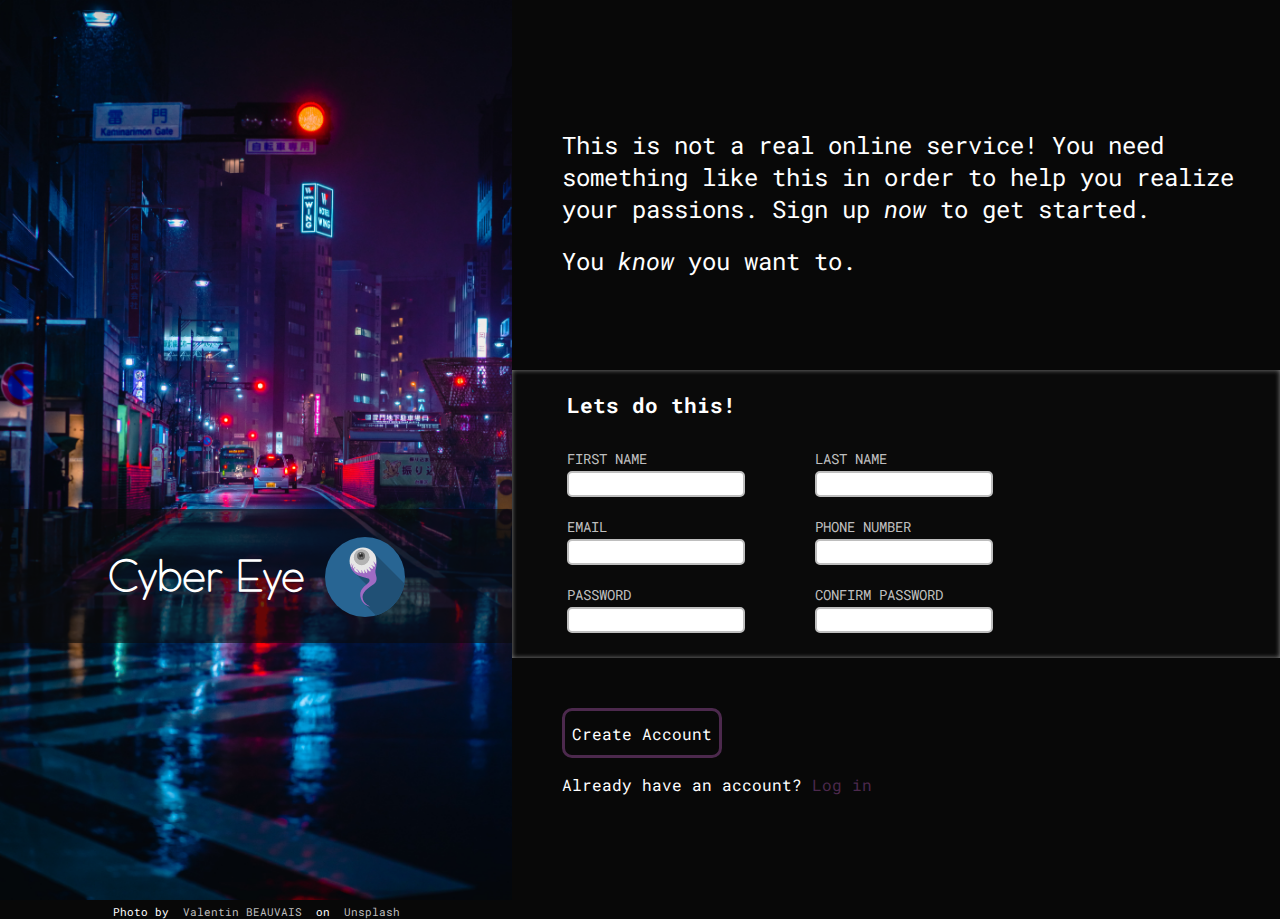
<file: index.html>
<!DOCTYPE html>
<html lang="en">
<head>
    <meta charset="UTF-8">
    <meta http-equiv="X-UA-Compatible" content="IE=edge">
    <meta name="viewport" content="width=device-width, initial-scale=1.0">
    <title>Sign-Up Form</title>
    <link rel="stylesheet" href="styles.css">
</head>

<body>
     <div class="content"> 
        <div class="left-side">
            <div class="brand-name">
                <h1>Cyber Eye</h1>
                <img width="80px" height="80px" src="eye.svg">
            </div>
                
            <div class="photo-credit">
                Photo by &nbsp<a href="https://unsplash.com/@valentinbvs?utm_source=unsplash&utm_medium=referral&utm_content=creditCopyText">Valentin BEAUVAIS &nbsp;</a> on &nbsp;<a href="https://unsplash.com/s/photos/tokyo?utm_source=unsplash&utm_medium=referral&utm_content=creditCopyText"> Unsplash</a>
            </div>
        </div>

        <div class="right-side">
            <div class="top-text">
                <p>This is not a real online service! You need something like this in order to help you realize your passions. 
                Sign up <em>now</em> to get started.</p>
                <p>You <em>know</em> you want to.</p>
            </div>
        
            <div class="sign-up-section-container">
                <div class="sign-up-header">
                    <h3>Lets do this!</h3>
                </div>
               
                <form action="login-results.html" method="GET" enctype="multipart/form-data">
                    <div class="sign-up-section">
                        <div>
                            <label for="first-name">FIRST NAME</label>
                            <input type="text" name="first-name" id="first-name" required>
                        </div>
                        
                        <div>
                            <label for="last-name">LAST NAME</label>
                            <input type="text" name="last-name" id="last-name" required>
                        </div>
        
                        <div>
                            <label for="email">EMAIL</label>
                            <input type="email" name="email" id="email" required>
                        </div>
                    
                        <div>
                            <label for="phone">PHONE NUMBER</label>
                            <input type="tel" name="phone" id="phone" required>
                        </div>
                        
                        <div>
                            <label for="password">PASSWORD</label>
                            <input type="password" name="password" id="password" required>
                        </div>
                        
                        <div>
                            <label for="confirm-password">CONFIRM PASSWORD</label>
                            <input type="password" name="confirm-password" id="confirm-password"
                            pattern="(?=.*\d)(?=.*[a-z])(?=.*[A-Z]).{8,}" 
                            title="Must contain at least one number and one uppercase and lowercase letter, and at least 8 or more characters" 
                            required>

                        </div>     
                    </div>
            </div>

            <div class="bottom-right">
                <button type="submit" class="sign-up-btn">Create Account</button>
                <p>Already have an account? <a href="index.html" class="log-in">Log in</a></p>
            </div>

        </form>
        </div>            
    </div>   
    
</body>
</html>
</file>
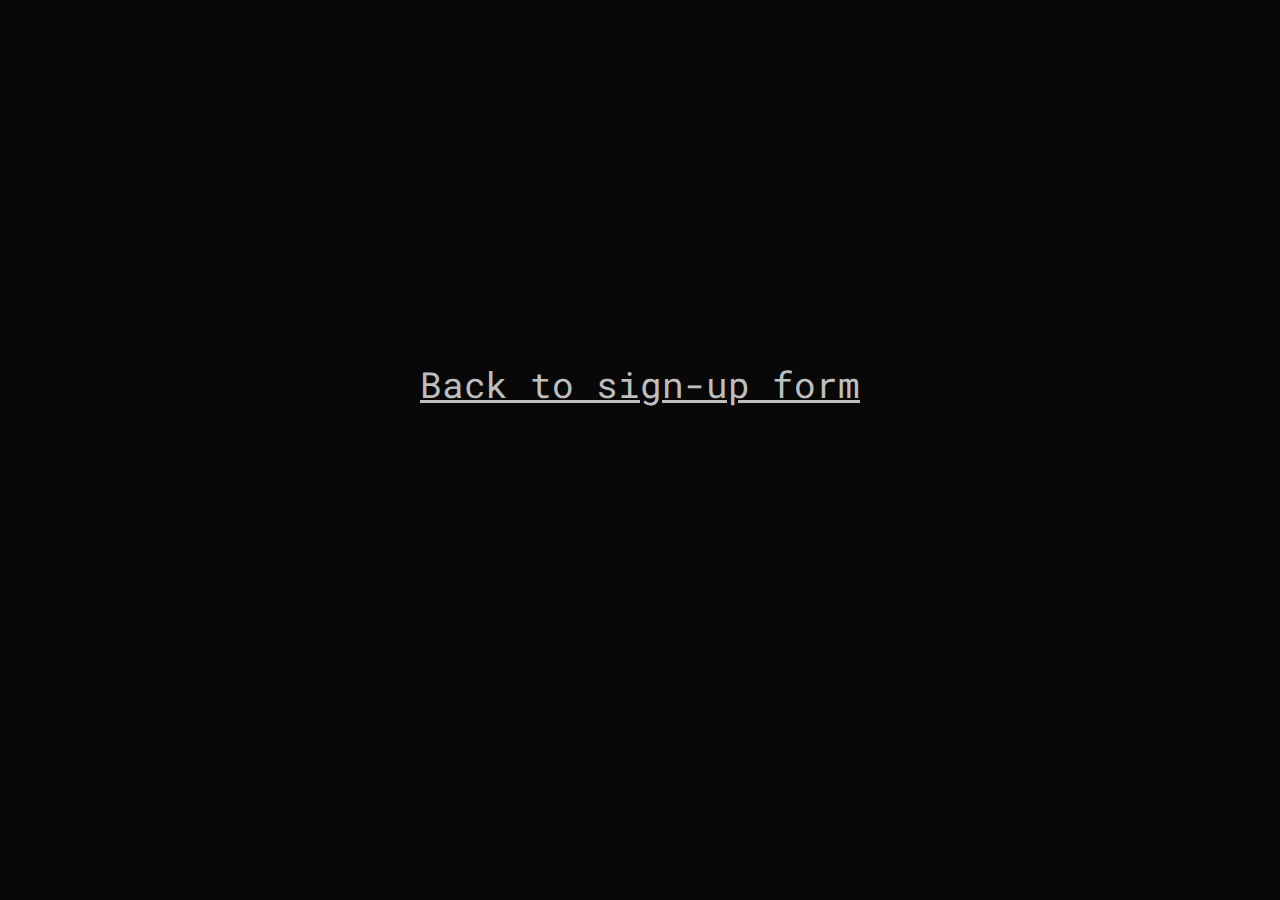
<file: login-results.html>
<!DOCTYPE html>
<html lang="en">
<head>
    <meta charset="UTF-8">
    <meta http-equiv="X-UA-Compatible" content="IE=edge">
    <meta name="viewport" content="width=device-width, initial-scale=1.0">
    <title>Document</title>
</head>
<body>
    <div id="results"></div>
    <div class="content">
        <a href="index.html" id="back">Back to sign-up form</a>

        <!--js to get form working   -->
        <script>
            const resultsList = document.getElementById("results")
            new URLSearchParams(window.location.search).forEach((value, name) => {
                resultsList.append(`${name}: ${value}`)
                resultsList.append(document.createElement('br'))
                resultsList.classList.add("content")
            })
        </script>
    </div>
   
<style>
    @import url('https://fonts.googleapis.com/css2?family=Roboto+Mono:wght@200&display=swap');
    * {
        font-family: 'Roboto Mono', monospace;
        font-size: 1.5rem;
        color: rgb(190, 190, 190);
        background-color: rgb(8, 8, 8);
        margin-bottom: 10px;
    }

    .content{
        display:flex;
        flex-direction: column;
        align-items:center;
        margin-top: 10vh;
        
    }

    #back {
        margin-top: 30vh;
    }

    #back:hover {
        color:rgba(136, 71, 138, 0.559);
    }

    @media (max-width: 560px) {
        * {
            font-size: 1.1rem;
            margin-bottom: 15px;
        }
    }
   
</style>

</body>
</html>
</file>
<file: styles.css>
@import url('https://fonts.googleapis.com/css2?family=Roboto+Mono:wght@200&display=swap');
@font-face {
    font-family: brand-name;
    src: url(brand.ttf);
}
:root {
    background-color:rgb(8, 8, 8);
    color:rgb(255, 255, 255);
    font-family: 'Roboto Mono', monospace;
    --pink:rgba(136, 71, 138, 0.538);
    --grey:rgb(190, 190, 190);
}

body {
    margin: 0px; 
    padding: 0px; 
    width: 100%; 
}

a {
    color:var(--grey);
    text-decoration: none;
}

label{
    /* puts labels on top of input boxes */
    display: block;
}

.content {
    display: flex;
}

.brand-name {
    font-family: brand-name;
    font-size: 1.3rem;
    display: flex;
    justify-content: center;
}

.brand-name img {
    padding-top: 18px;
    padding-left: 20px;
}

.left-side {
    background: url("City.jpg");
    width: 40vw;
    height: 100vh;
    min-width: 400px;
    background-size: cover; 
    background-position: center;
    background-repeat: no-repeat;
    text-align:center;
}

.brand-name {
    background-color: rgba(10, 10, 10, 0.621);
    /* background-color: var(--pink); */
    margin-top: 56.5vh;
    padding:10px; 
}

.photo-credit {
    display: flex;
    text-align:center;
    justify-content: center;
    margin-top: 29vh;
    font-size:.7rem;
}

.right-side {
    display: flex;
    width: 60vw;
    flex-direction: column; 
    min-width: 300px;
}

.top-text {
    font-size: 1.5rem;
    margin-left: 50px;
    padding-top: 15px;
    display: flex;
    flex-direction: column;
    justify-content: center;
    flex:.8;
}

.top-text p {
    margin: 0px;
    margin-top: 20px;
}

.sign-up-section-container {
    background-color: rgb(10, 10, 10);
    -moz-box-shadow: inset 0 0 5px #888;
    -webkit-box-shadow: inset 0 0 5px#888;
    box-shadow: inner 0 0 2px #888;
    padding:15px;
    padding-top:0px;
}

.sign-up-header {
    margin-left: 40px; 
    font-size: 1.1rem;
}

.sign-up-section {
    display: flex;
    margin-left: 30px;
    flex-wrap: wrap; 
    max-width: 500px;
    min-width: 100px; 
    column-gap: 50px;
}

.sign-up-section > div {
    padding:10px;
}

label{
    font-size: .9rem;
    color: rgb(190, 190, 190);
    padding-bottom: 3px;
}

input{
    border:2px solid rgb(190, 190, 190);
    border-radius: 5px;
    width: 170px;
    height:20px;
}

input:focus {
    border:2px solid var(--pink);
    outline: none;
    border-radius: 5px;
}

input[type="password"]:valid {
    border: 2px solid green;
}

.bottom-right {
    margin-left: 50px; 
    margin-top: 50px;
}

.sign-up-btn {
    font-family: 'Roboto Mono', monospace;
    width:160px;
    height:50px;
    font-size: 1rem;
    background-color: transparent;
    border: 3px solid var(--pink);
    border-radius: 10px;
    color: white;
    cursor: pointer;
}

.log-in {
    color: var(--pink);
}
@media (max-width: 560px) {
   
    .content {
        display:flex;
        flex-direction: column;
    }

    .left-side {
        width: 100vw;
        height: 15vh; 
    }
  
    .brand-name {
        margin-top:12px;
        margin-bottom:12px;
        background-color: rgba(0, 0, 0, 0.669);
    }

    .brand-name img {
        width: 60px;
        height: 60px;
        margin-top: 10px;
    }

    .photo-credit{
        display:none;
    }

    .right-side {
        width: 100vw;
        display:flex;
        justify-content: center;
        align-items: center;
    }

    .top-text {
        margin-right: 50px;
        margin-top: 30px;
    }

    .sign-up-section-container {
        margin-top: 150px;
    }

    .bottom-right {
        margin: 0px;
        padding-top: 50px;
    }
    .sign-up-btn {
        width:300px;
        height:70px;
        font-size: 1.6rem;
        margin-bottom: 5px;
    }

    .log-in{
        
        align-items: center;
        justify-content: center;
    }

}
@media (max-width: 510px) {

    .brand-name img {
        width: 50px;
        height: 50px;
        margin-top: 18px;
        padding-left:10px;
    }

    label{
        font-size: 1rem;
        color: rgb(190, 190, 190);
        padding-bottom: 3px;
    }
    
    input{
        border:2px solid rgb(190, 190, 190);
        border-radius: 5px;
        width: 310px;
        height:30px;
    }

    .sign-up-section-container {
        padding-left: 90px;
        padding-right: 90px;
        margin-top:50px;
    }

    .sign-up-header {
        margin:8px;
    }

    .sign-up-section {
        display: flex;
        flex-direction: column;
        justify-content: center;
        margin-left: 0px;
    }

    .sign-up-header {
        display: flex;
        flex-direction: column;
    }
}
</file>
